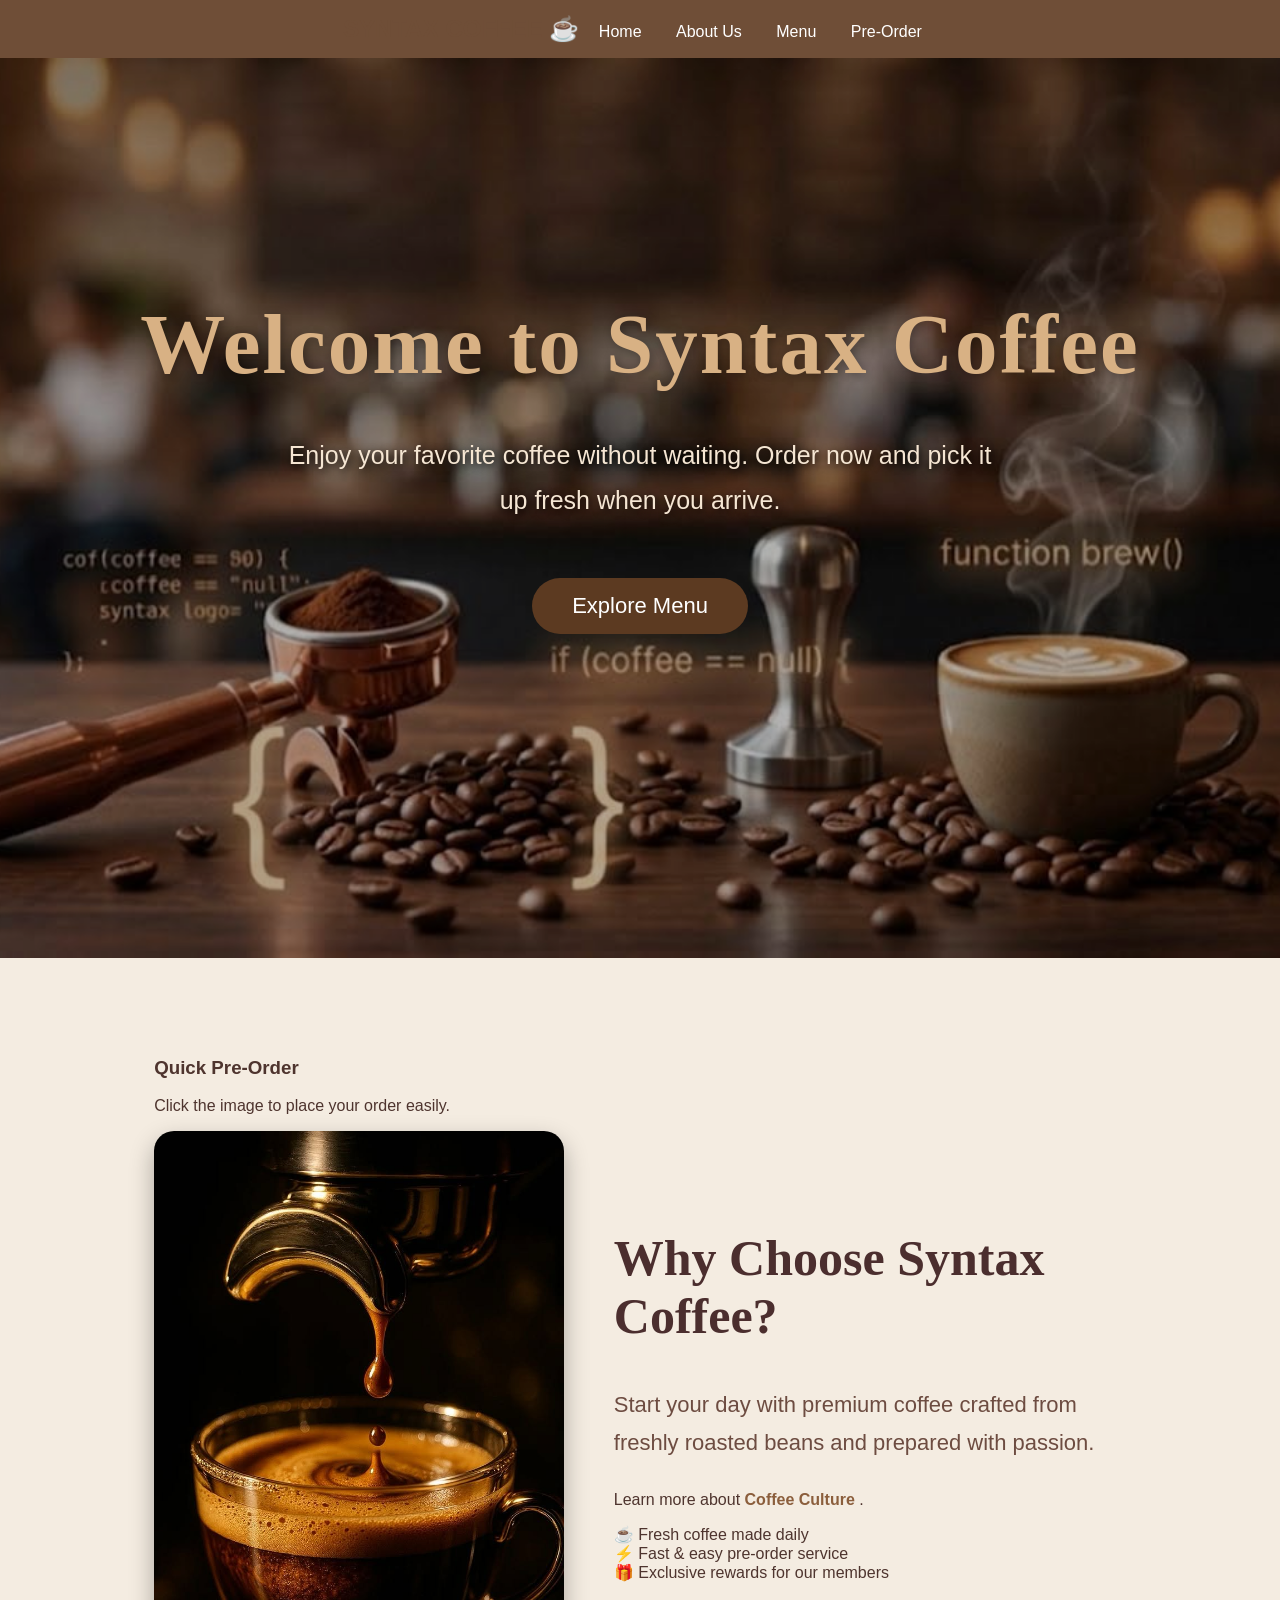
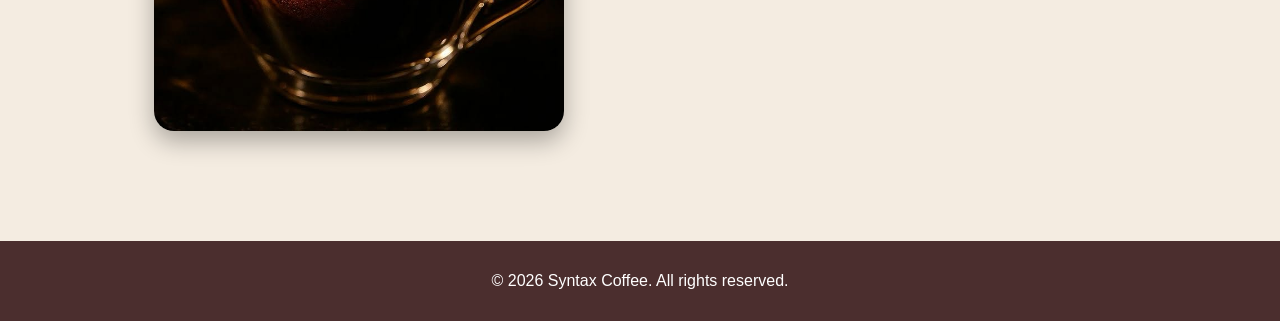
<file: index.html>
<!DOCTYPE >
<html>
<head>
    <meta name="viewport" content="width=device-width, initial-scale=1.0">
    <title>Home - Syntax Coffee</title>
    <link rel="stylesheet" href="style.css">
</head>
<body>
    <!-- Navigation -->
    <nav>
        <div class="logo">SYNTAX COFFEE ☕</div>
        <a href="index.html">Home</a>
        <a href="about.html">About Us</a>
        <a href="menu.html">Menu</a>
        <a href="register.html">Pre-Order</a>
    </nav>
    <!-- Main Section -->
    <header class="hero">
    <div class="overlay">
        <h1>Welcome to Syntax Coffee</h1>
        <p>
            Enjoy your favorite coffee without waiting.
            Order now and pick it up fresh when you arrive.
        </p>
        <a href="menu.html" class="btn">
            Explore Menu
        </a>
    </div>
</header>
<!-- Why Choose Us Section -->
<section class="why-us">

<div class="why-text">
    <h2>Why Choose Syntax Coffee?</h2>

    <p class="why-desc">
    Start your day with premium coffee crafted from freshly roasted beans
    and prepared with passion.
    </p>
<p class="coffee-link">
    Learn more about
    <a href="https://www.ncausa.org/about-coffee" target="_blank">
        Coffee Culture
    </a>.
</p>
    <div>☕ Fresh coffee made daily</div>
    <div>⚡ Fast & easy pre-order service</div>
    <div>🎁 Exclusive rewards for our members</div>
</div>

<div class="why-image">
    <h3 class="pre-title">Quick Pre-Order</h3>
    <p class="pre-text">Click the image to place your order easily.</p>

    <a href="register.html">
    <img src="home2.jpg" alt="Pre Order">
    
    </a>
</div>

</section>
    <!-- Footer -->
    <footer>
        <p>&copy; 2026 Syntax Coffee. All rights reserved.</p>
    </footer>
</body>

</html>
</file>
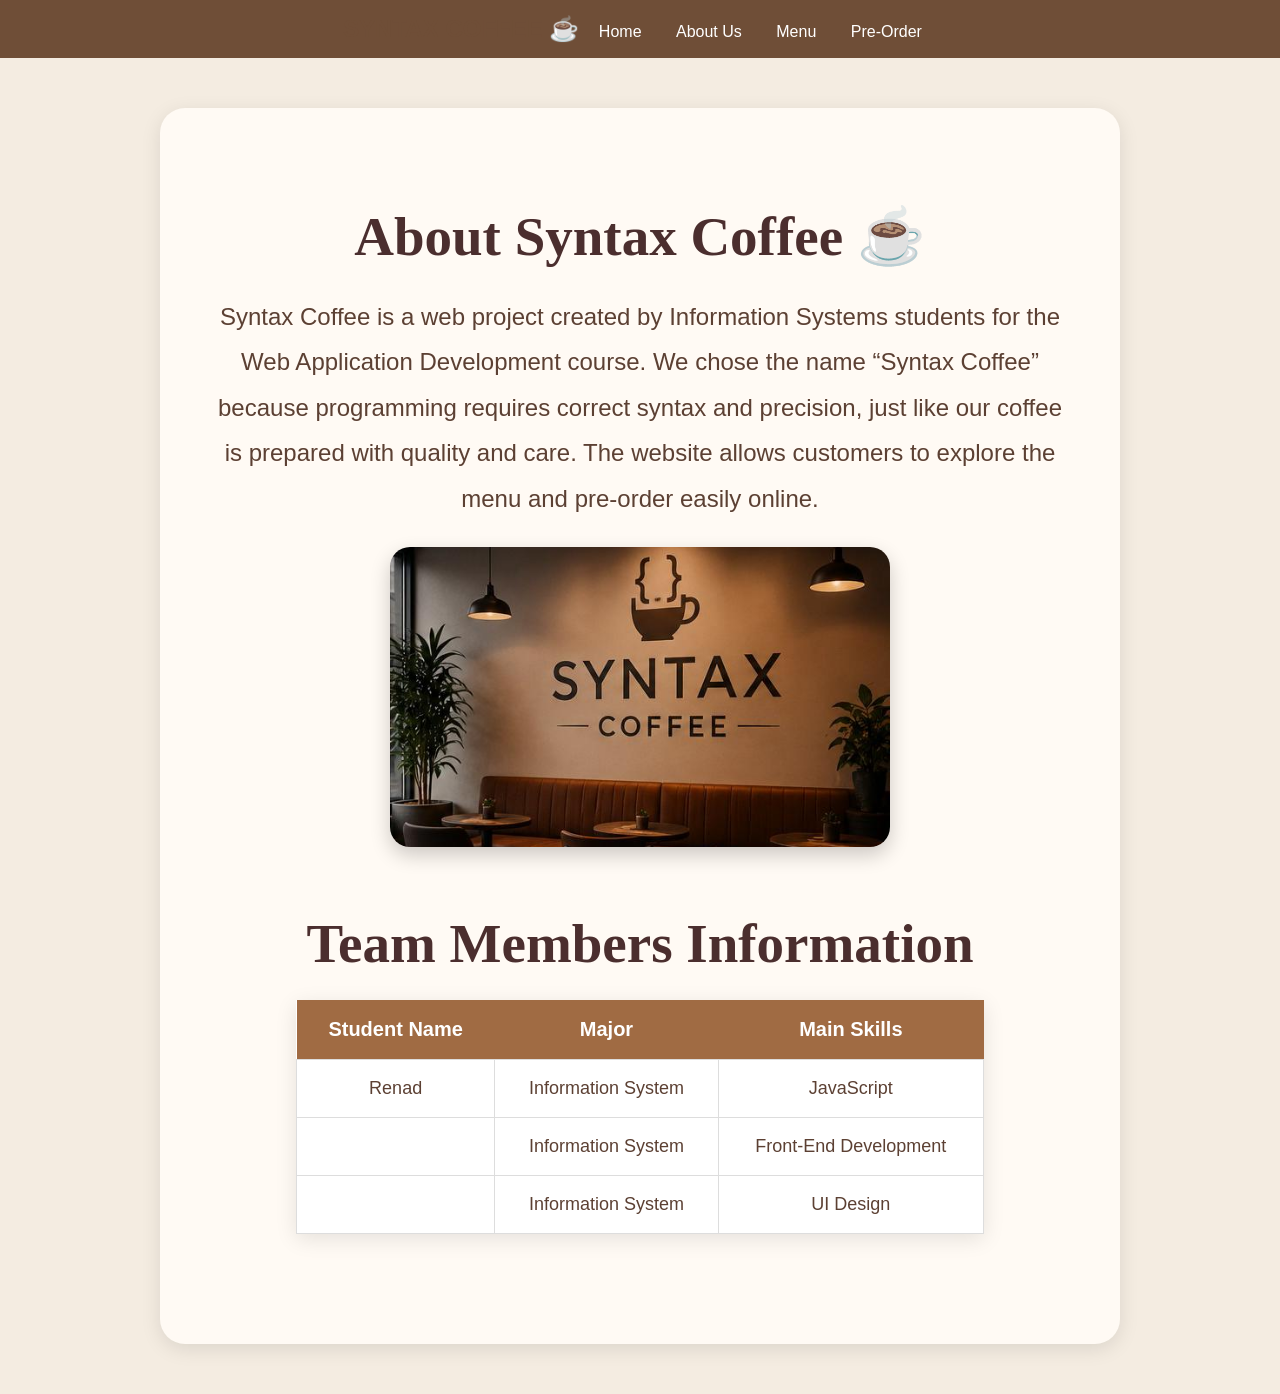
<file: about.html>
<!DOCTYPE >
<html>

<head>
    <meta name="viewport" content="width=device-width, initial-scale=1.0">
    <title>About Us - Syntax Coffee</title>
    <link rel="stylesheet" href="style.css">

</head>
<body>
    <!-- Navigation -->
    <nav>
        <div class="logo">SYNTAX COFFEE ☕</div>
        <a href="index.html">Home</a>
        <a href="about.html">About Us</a>
        <a href="menu.html">Menu</a>
        <a href="register.html">Pre-Order</a>
    </nav>
<section class="about-box">
    <h2>About Syntax Coffee ☕</h2>

<p>
Syntax Coffee is a web project created by Information Systems students
for the Web Application Development course. We chose the name
“Syntax Coffee” because programming requires correct syntax and precision,
just like our coffee is prepared with quality and care. The website allows
customers to explore the menu and pre-order easily online.
</p>
        <img src="about.jpg" alt="Syntax Coffee" class="about-img" >


    <!-- TABLE TITLE -->
    <h2 class="team-title">
        Team Members Information
    </h2>

    <!-- TABLE -->
    <table class="team-table">

        <tr>

            <th>Student Name</th>
            <th>Major</th>
            <th>Main Skills</th>

        </tr>
         <tr>

            <td>Renad</td>
            <td>Information System</td>
            <td>JavaScript</td>

        </tr>

        <tr>

            <td></td>
            <td>Information System</td>
            <td>Front-End Development</td>

        </tr>

        <tr>

            <td></td>
            <td>Information System</td>
            <td>UI Design</td>

        </tr>



    </table>
</section>
</body>

</html>
</file>
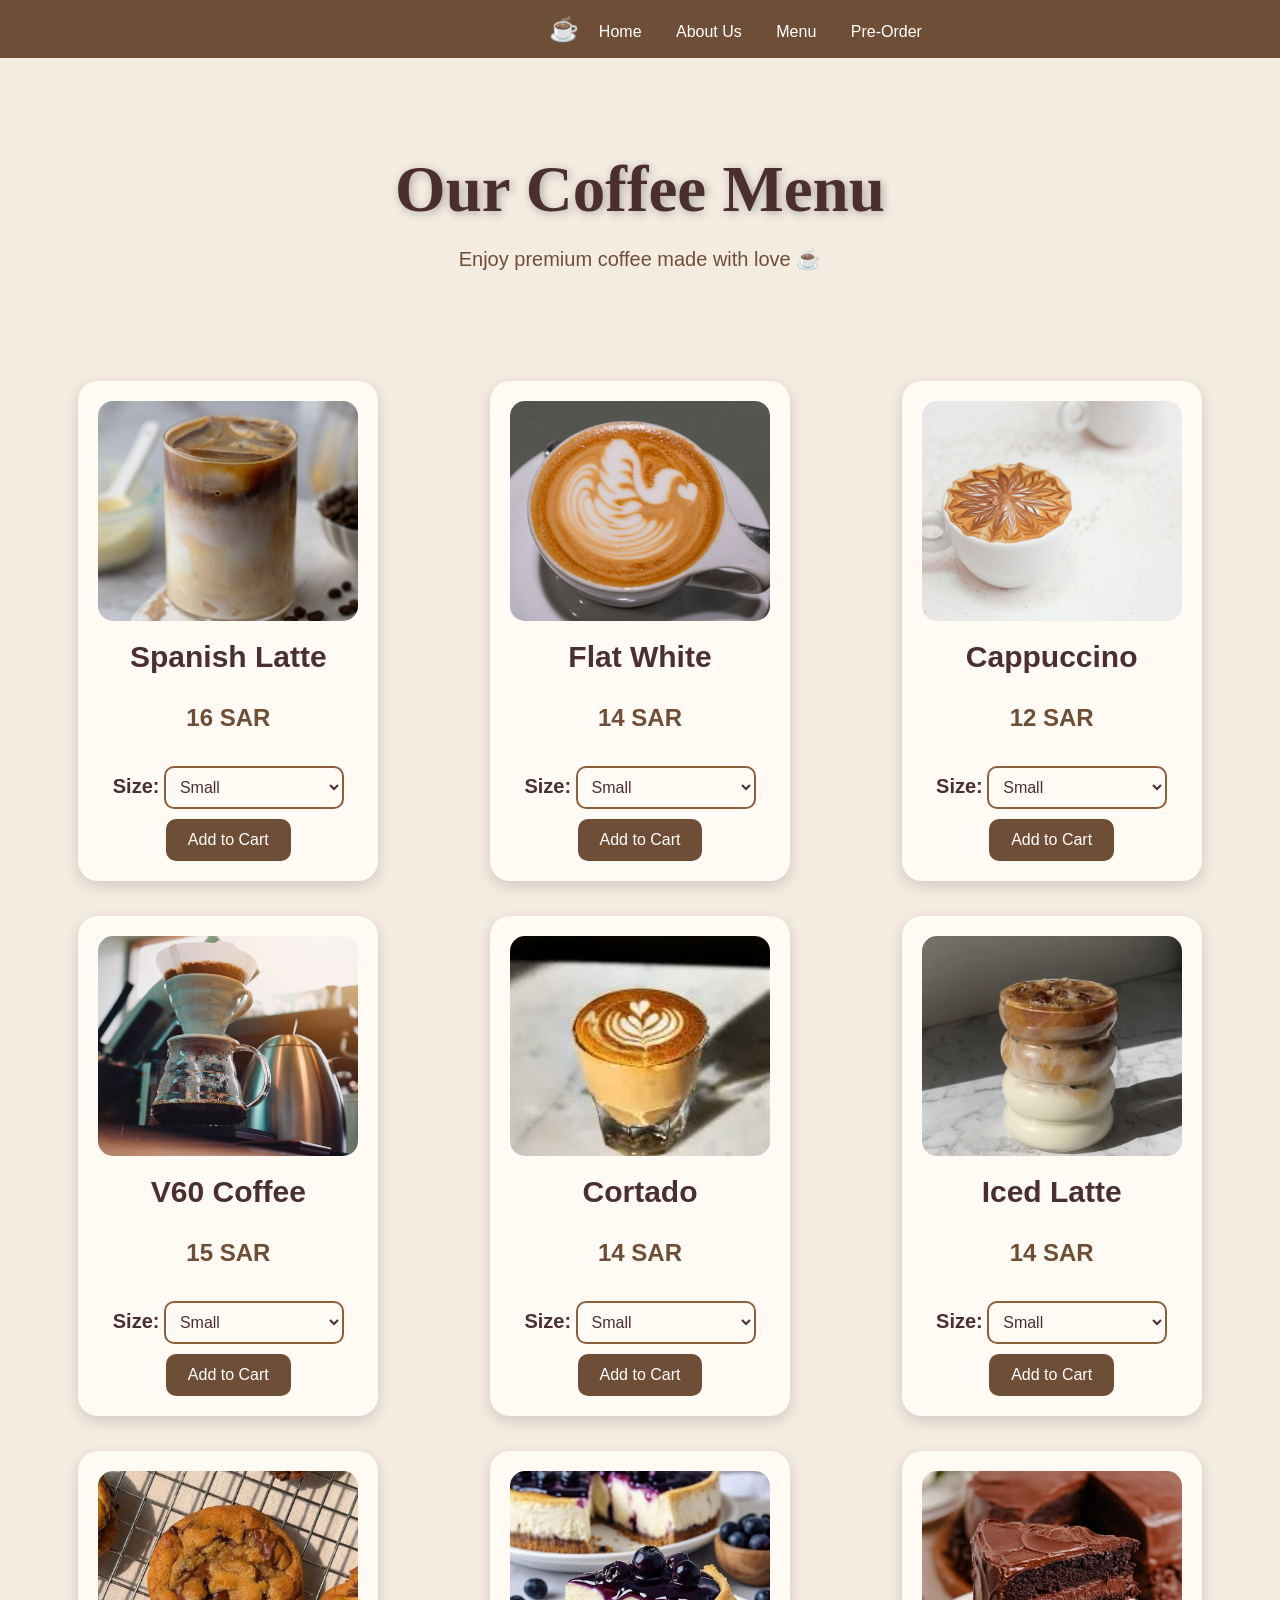
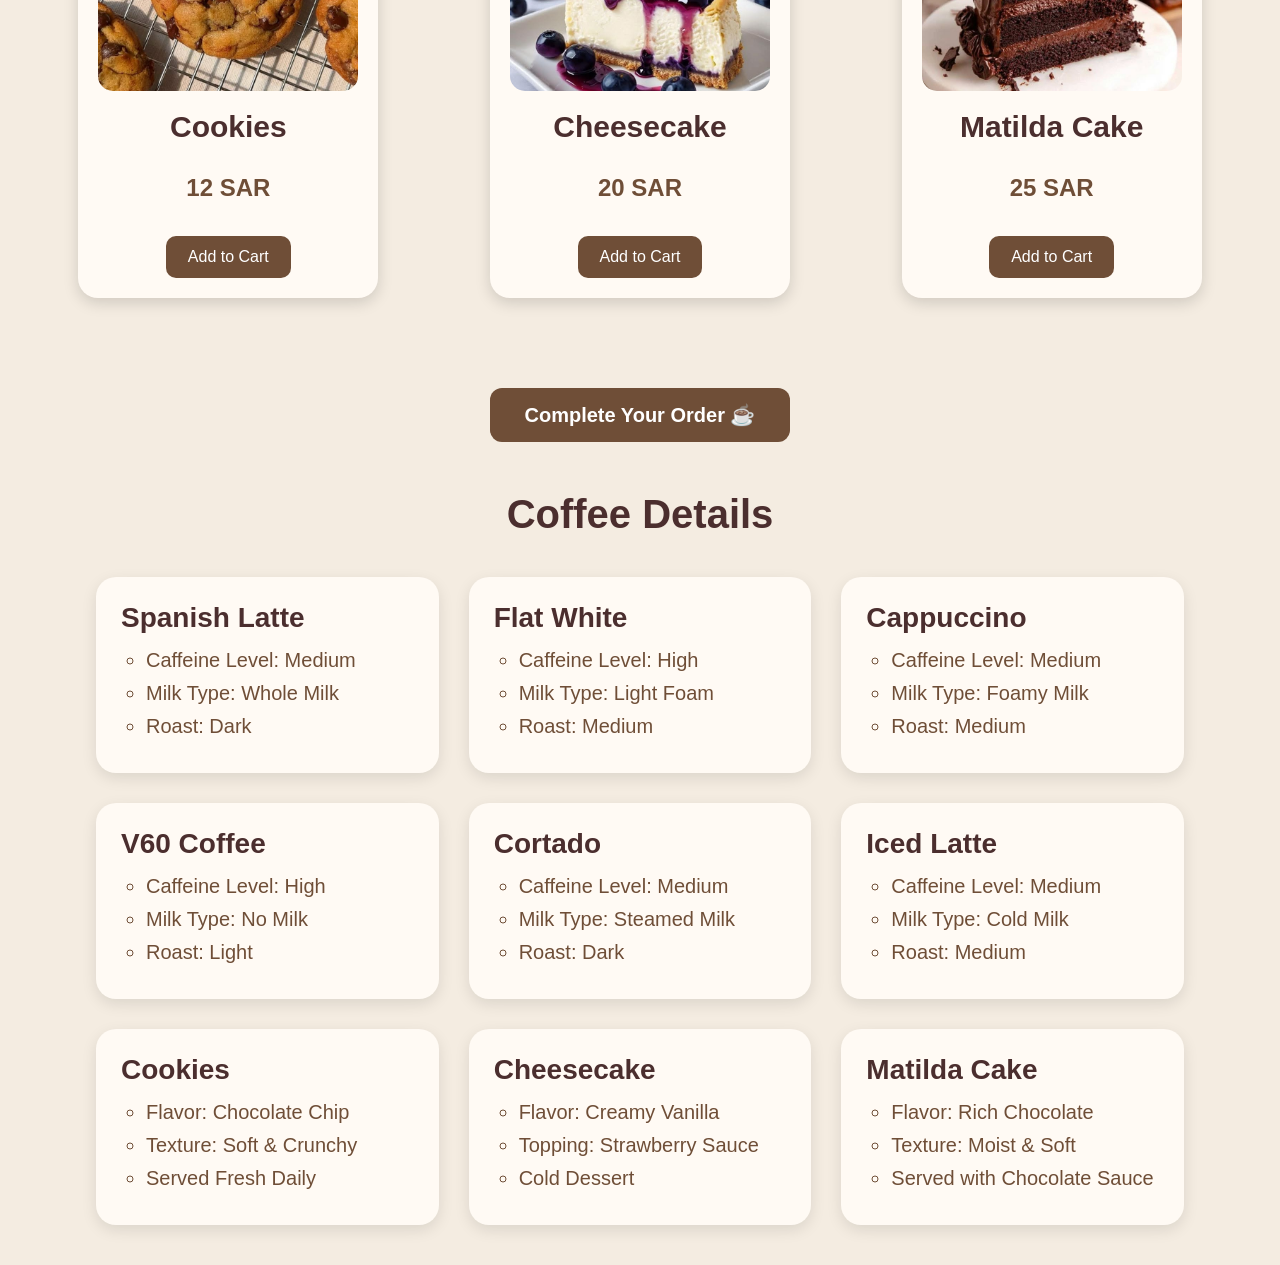
<file: menu.html>
<!DOCTYPE html>
<html>
<head>
    <meta name="viewport" content="width=device-width, initial-scale=1.0">
    <title>Menu-Coffee Shop</title>
    <link rel="stylesheet" href="style.css">
    <style>
        body{
            margin: 0;
            font-family: Arial, sans-serif;
            background-color: #f4ece1;
        }
        /* MENU CONTAINER */
        .menu-container{
            display: grid;
            grid-template-columns: repeat(3, 1fr);
            gap: 35px;
            padding: 40px;
            justify-items: center;
        }
        /* CARD */
        .coffee-card{
            width: 300px;
            background-color: #fffaf4;
            border-radius: 20px;
            padding: 20px;
            text-align: center;
            box-shadow: 0 5px 15px rgba(0,0,0,0.15);
            transition: 0.3s;
        }
        .coffee-card:hover{
            transform: translateY(-5px);
        }
        /* IMAGE */
        .coffee-card img{
            width: 100%;
            height: 220px;
            object-fit: cover;
            border-radius: 15px;
        }
        /* TITLE */
        .coffee-card h3{
            color: #4b2e2e;
            font-size: 30px;
            margin-top: 15px;
        }
        /* PRICE */
        .price{
            font-size: 24px;
            font-weight: bold;
            color: #6f4e37;
        }
        /* BUTTON */
        .coffee-card button{
            background-color: #6f4e37;
            color: white;
            border: none;
            padding: 12px 22px;
            border-radius: 10px;
            font-size: 16px;
            cursor: pointer;
            margin-top: 10px;
        }
        .coffee-card button:hover{
            background-color: #4b2e2e;
        }
        /* TABLE */
        h2{
            text-align: center;
            color: #4b2e2e;
            font-size: 40px;
            margin-top: 30px;
        }
        header{
    text-align: center;
    padding: 50px 20px;
}

header h1{
    font-size: 65px;
    color:  #4b2e2e;
    font-family: Georgia, serif;
    text-shadow: 2px 2px 10px rgba(0,0,0,0.3);
    margin-bottom: 15px;
}

header p{
    font-size: 20px;
    color: #6f4e37;
}
.coffee-list{
    display: grid;
    grid-template-columns: repeat(3, 1fr);
    gap: 30px;
    width: 85%;
    margin: 40px auto;
    padding: 0;
    list-style: none;
}
.coffee-list > li{
    background-color: #fffaf4;
    padding: 25px;
    border-radius: 20px;
    box-shadow: 0 5px 15px rgba(0,0,0,0.1);

    font-size: 28px;
    color: #4b2e2e;
}
.coffee-list ul{
    margin-top: 15px;
    padding-left: 25px;
}
.coffee-list ul li{
    font-size: 20px;
    color: #6f4e37;
    margin: 10px 0;
}
.coffee-list > li:hover{
    transform: translateY(-8px);
    transition: 1.3s;
    box-shadow: 0 10px 20px rgba(0,0,0,0.2);
}
label{
    font-size: 20px;
    color: #4b2e2e;
    font-weight: bold;
}

select{
    width: 180px;
    padding: 10px;
    border-radius: 10px;
    border: 2px solid #8b5e3c;
    background-color: #fffaf4;
    color: #4b2e2e;
    font-size: 16px;
    margin-top: 10px;
    cursor: pointer;
}

select:hover{
    background-color: #f7eee3;
}

select:focus{
    outline: none;
    border-color: #6f4e37;
    box-shadow: 0 0 10px rgba(111,78,55,0.3);
}
.preorder-btn-container{
    width: 100%;
    display: flex;
    justify-content: center;
    margin: 50px auto;
}
.preorder-btn{
    background-color: #6f4e37;
    color: white;
    padding: 15px 35px;
    border-radius: 12px;
    text-decoration: none;
    font-size: 20px;
    font-weight: bold;
    transition: 0.3s;
}
.preorder-btn:hover{
    background-color: #4b2e2e;
    transform: scale(1.05);
}
    </style>
</head>
<body>
    <!-- NAV -->
    <nav>
        <div class="logo">SYNTAX COFFEE ☕</div>
        <a href="index.html">Home</a>
        <a href="about.html">About Us</a>
        <a href="menu.html">Menu</a>
        <a href="register.html">Pre-Order</a>
    </nav>
    <!-- HEADER -->
    <header>
        <h1>Our Coffee Menu</h1>
        <p>Enjoy premium coffee made with love ☕</p>
    </header>
    <!-- COFFEE CARDS -->
    <div class="menu-container">
        <div class="coffee-card">
            <img src="Spanish Latte.jpg" alt="Spanish Latte">
            <h3>Spanish Latte</h3>
            <p class="price" id="price1">16 SAR</p>
            <label>Size:</label>
            <select onchange="changePrice(this,'price1')">
    <option value="16">Small</option>
    <option value="18">Medium</option>
    <option value="20">Large</option>
</select><br>
            <button onclick="addToCart('Spanish Latte' ,'price1')">
    Add to Cart
</button>
        </div>

        <div class="coffee-card">
            <img src="Flat White.jpg" alt="Flat White">
            <h3>Flat White</h3>
            <p class="price" id="price2">14 SAR</p>
            <label>Size:</label>
        <select onchange="changePrice(this,'price2')">
    <option value="14">Small</option>
    <option value="16">Medium</option>
    <option value="18">Large</option>
</select><br>
            <button onclick="addToCart('Flat White', 'price2')">
                Add to Cart
            </button>

        </div>

        <div class="coffee-card">
            <img src="Cappuccino.jpg" alt="Cappuccino">
            <h3>Cappuccino</h3>
        <p class="price" id="price3">12 SAR</p>
            <label>Size:</label>
            <select onchange="changePrice(this,'price3')">
    <option value="12">Small</option>
    <option value="14">Medium</option>
    <option value="16">Large</option>
</select><br>
            <button onclick="addToCart('Cappuccino', 'price3')">
                Add to Cart
            </button>
        </div>

        <div class="coffee-card">
            <img src="V60 Coffee.jpg" alt="V60">
            <h3>V60 Coffee</h3>
            <p class="price" id="price4">15 SAR</p>
            <label>Size:</label>
            <select onchange="changePrice(this,'price4')">
    <option value="15">Small</option>
    <option value="17">Medium</option>
    <option value="19">Large</option>
</select><br>
            <button onclick="addToCart('V60 Coffee', 'price4')">
                Add to Cart
            </button>
        </div>

        <div class="coffee-card">
            <img src="Cortado.jpg" alt="Cortado">
            <h3>Cortado</h3>
            <p class="price" id="price5">14 SAR</p>
            <label>Size:</label>
            <select onchange="changePrice(this,'price5')">
    <option value="14">Small</option>
    <option value="16">Medium</option>
    <option value="18">Large</option>
</select><br>
            <button onclick="addToCart('Cortado', 'price5')">
                Add to Cart
            </button>
        </div>

        <div class="coffee-card">
            <img src="Iced Latte.jpg" alt="Iced Latte">
            <h3>Iced Latte</h3>
        <p class="price" id="price6">14 SAR</p>
            <label>Size:</label>
            <select onchange="changePrice(this,'price6')">
    <option value="14">Small</option>
    <option value="16">Medium</option>
    <option value="18">Large</option>
</select><br>
            <button onclick="addToCart('Iced Latte', 'price6')">
                Add to Cart
            </button>
        </div>
        <!-- DESSERT CARDS -->
<div class="coffee-card">
    <img src="Cookies.jpg" alt="Cookies">
    <h3>Cookies</h3>
    <p class="price">12 SAR</p>
    <button onclick="addToCart('Cookies', 12)">
        Add to Cart
    </button>
</div>

<div class="coffee-card">
    <img src="Cheesecake.jpg" alt="Cheesecake">
    <h3>Cheesecake</h3>
    <p class="price">20 SAR</p>
    <button onclick="addToCart('Cheesecake', 20)">
        Add to Cart
    </button>
</div>

<div class="coffee-card">
    <img src="Matilda Cake.jpg" alt="Matilda Cake">
    <h3>Matilda Cake</h3>
    <p class="price">25 SAR</p>
    <button onclick="addToCart('Matilda Cake', 25)">
        Add to Cart
    </button>
</div>
    </div>
    <div class="preorder-btn-container">
    <a href="register.html" class="preorder-btn">
        Complete Your Order ☕
    </a>
</div>
<h2>Coffee Details</h2>
<ul class="coffee-list">
    <li>
        <strong>Spanish Latte</strong>
        <ul>
            <li>Caffeine Level: Medium</li>
            <li>Milk Type: Whole Milk</li>
            <li>Roast: Dark</li>
        </ul>
    </li>
    <li>
        <strong>Flat White</strong>
        <ul>
            <li>Caffeine Level: High</li>
            <li>Milk Type: Light Foam</li>
            <li>Roast: Medium</li>
        </ul>
    </li>
    <li>
        <strong>Cappuccino</strong>
        <ul>
            <li>Caffeine Level: Medium</li>
            <li>Milk Type: Foamy Milk</li>
            <li>Roast: Medium</li>
        </ul>
    </li>
    <li>
        <strong>V60 Coffee</strong>
        <ul>
            <li>Caffeine Level: High</li>
            <li>Milk Type: No Milk</li>
            <li>Roast: Light</li>
        </ul>
    </li>
    <li>
        <strong>Cortado</strong>
        <ul>
            <li>Caffeine Level: Medium</li>
            <li>Milk Type: Steamed Milk</li>
            <li>Roast: Dark</li>
        </ul>
    </li>
    <li>
        <strong>Iced Latte</strong>
        <ul>
            <li>Caffeine Level: Medium</li>
            <li>Milk Type: Cold Milk</li>
            <li>Roast: Medium</li>
        </ul>
    </li>
    <li>
    <strong>Cookies</strong>
    <ul>
        <li>Flavor: Chocolate Chip</li>
        <li>Texture: Soft & Crunchy</li>
        <li>Served Fresh Daily</li>
    </ul>
</li>
<li>
    <strong>Cheesecake</strong>

    <ul>
        <li>Flavor: Creamy Vanilla</li>
        <li>Topping: Strawberry Sauce</li>
        <li>Cold Dessert</li>
    </ul>

</li>
<li>
    <strong>Matilda Cake</strong>

    <ul>
        <li>Flavor: Rich Chocolate</li>
        <li>Texture: Moist & Soft</li>
        <li>Served with Chocolate Sauce</li>
    </ul>

</li>
</ul>
    <!-- JavaScript -->
<script src="cart.js"></script>

</body>

</html>
</file>
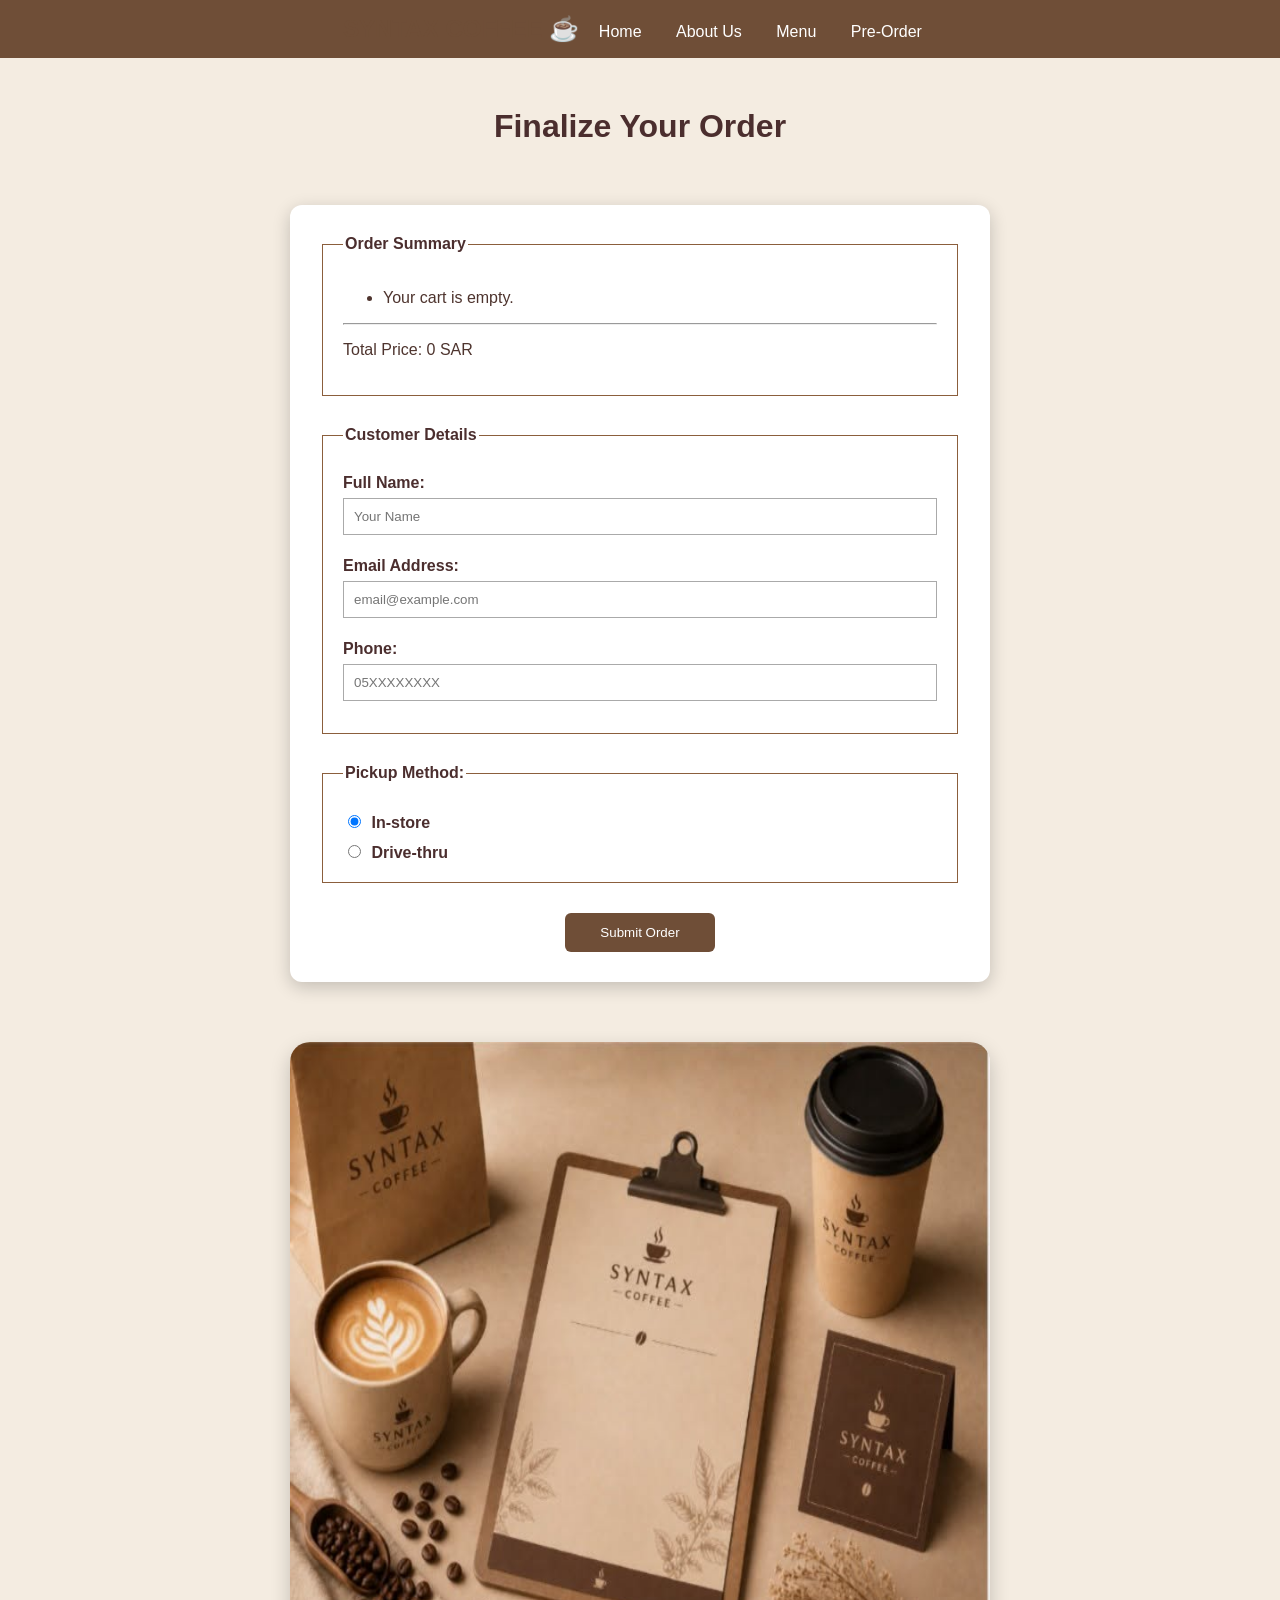
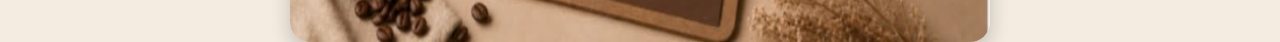
<file: register.html>
<!DOCTYPE >
<html >
<head>
    <meta name="viewport" content="width=device-width, initial-scale=1.0">
    <title>Pre-Order - Syntax Coffee</title>
    <link rel="stylesheet" href="style.css">
</head>
<body  onload="renderCheckout()">
    <!-- Navigation -->
    <nav>
        <div class="logo">SYNTAX COFFEE ☕</div>

        <a href="index.html">Home</a>
        <a href="about.html">About Us</a>
        <a href="menu.html">Menu</a>
        <a href="register.html">Pre-Order</a>
    </nav>

    <!-- Title -->
    <h2 class="order-title">Finalize Your Order</h2>
<div class="order-container">
<form id="orderForm" onsubmit="return validateForm()" class="order-form">
<fieldset>
        <legend>Order Summary</legend>
        <ul id="order-list">
            
        </ul>
        <hr>
        <p>Total Price: <span id="total-amount">0</span> SAR</p>
    </fieldset>
    <fieldset>
        <legend>Customer Details</legend>

        <label>Full Name:</label>
        <input type="text" id="username" placeholder="Your Name">

        <label>Email Address:</label>
        <input type="email" id="email" placeholder="email@example.com">

        <label>Phone:</label>
        <input type="text" id="phone" placeholder="05XXXXXXXX">
    </fieldset>
    <fieldset>
        <legend>Pickup Method:</legend>
        <label>
            <input type="radio" name="pickup" value="In-store" checked>
            In-store
        </label>
        <label>
            <input type="radio" name="pickup" value="Drive-thru">
            Drive-thru
        </label>
    </fieldset>

    <input type="submit" value="Submit Order" class="submit-btn">
</form>
<img src="pre-order.jpg" alt="Syntax Coffee" class="order-image">
</div>

<script src="cart.js"></script>
</body>

</html>
</file>
<file: style.css>
body {
    font-family: 'Segoe UI', Tahoma, Geneva, Verdana, sans-serif;
    background-color: #f4ece1;
    color: #4e342e;
    margin: 0;
    padding: 0;
}
*{
box-sizing: border-box;
}

img{
max-width:100%;
height:auto;
}

.container{
width:100%;
max-width:1200px;
margin:auto;
}

@media (max-width:768px){

.navbar,
.hero,
.cards{
    flex-direction:column;
}

.card{
    width:100%;
}

h1{
    font-size:28px;
}
}

/* HERO SECTION */
.hero{
    background-image: url("home.jpg");
    background-size: cover;
    background-position: center;
    height: 100%;
    display: flex;
    justify-content: center;
    align-items: center;
    text-align: center;
    position: relative;
    overflow: hidden;
}
/* DARK OVERLAY */
.overlay{
    background-color: rgba(0,0,0,0.3);
    width: 100%;
    height: 100%;
    display: flex;
    flex-direction: column;
    justify-content: flex-start;
    align-items: center;
    padding-top: 180px;
}
.overlay h1{
    color: #d8b184;
    font-size: 85px;
    font-family: Georgia, 'Times New Roman', serif;
    letter-spacing: 2px;
    margin-bottom: 15px;
    text-shadow: 2px 2px 10px rgba(0,0,0,0.3);
}
/* TEXT */
.overlay p{
    color: #f5e6d3;
    font-size: 25px;
    width: 55%;
    line-height: 1.8;
    text-shadow: 2px 2px 8px black;
}

/* BUTTON */
.btn{
    margin-top: 30px;
    text-decoration: none;
    background-color: #5c3a21;
    color: white;
    padding: 15px 40px;
    border-radius: 40px;
    font-size: 22px;
    transition: 0.3s;
}

.btn:hover{
    background-color: #7b5235;
}

/* Animated Logo */
.logo {
    font-size: 24px;
    font-weight: bold;
    animation: bounce 2s infinite;
    display: inline-block;
    color: #6f4e37;
}

@keyframes bounce {
    0%, 100% {
        transform: translateY(0);
    }

    50% {
        transform: translateY(-10px);
    }
}

/* Navigation Bar */
nav {
    background-color: #6f4e37;
    padding: 15px;
    text-align: center;
}

nav a {
    color: white;
    text-decoration: none;
    margin: 0 15px;
    transition: 0.3s ease;
}

/* Hover Effect */
nav a:hover {
    color: #ffab91;
    font-weight: bold;
}
.why-us{
    display: flex;
    flex-direction: row-reverse;
    align-items: center;
    justify-content: center;
    gap: 50px;
    padding: 80px 10%;
    background-color: #f4ece1;}
.why-text{
    width: 50%;}
.why-image{
    width: 40%;}
.why-text h2{
    font-size: 50px;
    color: #4b2e2e;
    font-family: Georgia, serif;}
.why-text li{
    font-size: 50px;
    margin-bottom: 15px;
    color: #6d4c41;}
.why-image img{
    width: 500px;
    height: 600px;
    border-radius: 20px;
    box-shadow: 0 10px 25px rgba(0,0,0,0.3);
    transition: 0.3s;}
.why-image img:hover{
    transform: scale(1.05);}
.why-desc{
    font-size: 22px;
    line-height: 1.7;
    color: #6d4c41;
    margin-bottom: 30px;
    width: 100%;}

.order-title{
    text-align: center;
    margin-top: 50px;
    color: #4b2e2e;
    font-size: 32px;
}

.order-form{
    width: 700px;
    margin: 20px auto;
    padding: 30px;
    background-color: white;
    border-radius: 12px;
    box-shadow: 0 5px 18px rgba(0,0,0,0.2);
}

.order-form fieldset{
    border: 1px solid #8b5e3c;
    margin-bottom: 30px;
    padding: 20px;
}

.order-form legend{
    color: #4b2e2e;
    font-weight: bold;
}

.order-form label{
    color: #4b2e2e;
    font-weight: bold;
    margin-top: 10px;
    display: block;
}

.order-form input[type="text"],
.order-form input[type="email"]{
    width: 100%;
    padding: 10px;
    margin-top: 6px;
    margin-bottom: 12px;
    border: 1px solid #aaa;
}

.order-form input[type="radio"]{
    margin-right: 6px;
}

.order-container{
    display: flex;
    justify-content: center;
    align-items: center;
    gap: 40px;
    margin-top: 40px;
    flex-wrap: wrap;
}
.order-image{
    width: 700px;
    height: 600px;
    border-radius: 20px;
    box-shadow: 0 8px 20px rgba(0,0,0,0.2);
}
.submit-btn{
    display: block;
    margin: auto;
    background-color: #6f4e37;
    color: white;
    padding: 12px 35px;
    border: none;
    border-radius: 6px;
    cursor: pointer;
}

.submit-btn:hover{
    background-color: #4b2e2e;
}

.about-box{
    width: 75%;
    margin: 50px auto;
    background-color: #fffaf4;
    padding: 50px;
    border-radius: 25px;
    box-shadow: 0 5px 20px rgba(0,0,0,0.1);
    text-align: center;
}
.about-box h2{
    font-size: 55px;
    color: #4b2e2e;
    margin-bottom: 25px;
    font-family: Georgia, serif;
}
.about-box p{
    font-size: 24px;
    color: #5c4033;
    line-height: 1.9;
    margin-bottom: 25px;
}
.about-img{
    width: 500px;
    height: 300px;
    object-fit: cover;
    border-radius: 20px;
    margin-bottom: 25px;
    box-shadow: 0 8px 20px rgba(0,0,0,0.2);
    transition: 0.3s;
}
/* TITLE */
.team-title{
    text-align: center;
    color: #4b2e2e;
    font-size: 45px;
    margin-top: 40px;
    margin-bottom: 30px;
}

/* TABLE */
.team-table{
    width: 80%;
    margin: auto;
    border-collapse: collapse;
    background-color: white;
    margin-bottom: 60px;
    box-shadow: 0 5px 20px rgba(0,0,0,0.1);
}

.team-table th{
    background-color: #a06b43;
    color: white;
    padding: 18px;
    font-size: 20px;
}

.team-table td{
    padding: 18px;
    text-align: center;
    border: 1px solid #ddd;
    font-size: 18px;
    color: #5c4033;
}

.team-table tr:hover{
    background-color: #f8f1e7;
}
.coffee-link a{

    color: #8b5e3c;

    text-decoration: none;

    font-weight: bold;

    transition: 0.3s;
}

.coffee-link a:visited{

    color: #a2752b;
}

.coffee-link a:hover{

    color: #4b2e2e;

    text-decoration: underline;
}

.coffee-link a:active{

    color: #c7240b;
}
footer {
    text-align: center;
    padding: 15px;
    background-color: #4b2e2e;
    color: white;
    margin-top: 30px;
}
html, body{
  overflow-x:hidden;
  width:100%;
}

*{
  box-sizing:border-box;
}

img{
  max-width:100%;
  height:auto;
}

section,
div,
.container{
  max-width:100%;
}
@media (max-width:768px){

  .hero,
  .about,
  .contact,
  .offers,
  .content{
    flex-direction:column !important;
    width:100% !important;
    padding:20px;
  }

  h1{
    font-size:28px;
  }

  p{
    font-size:16px;
  }

  .card,
  .box{
    width:100% !important;
  }
}
</file>
